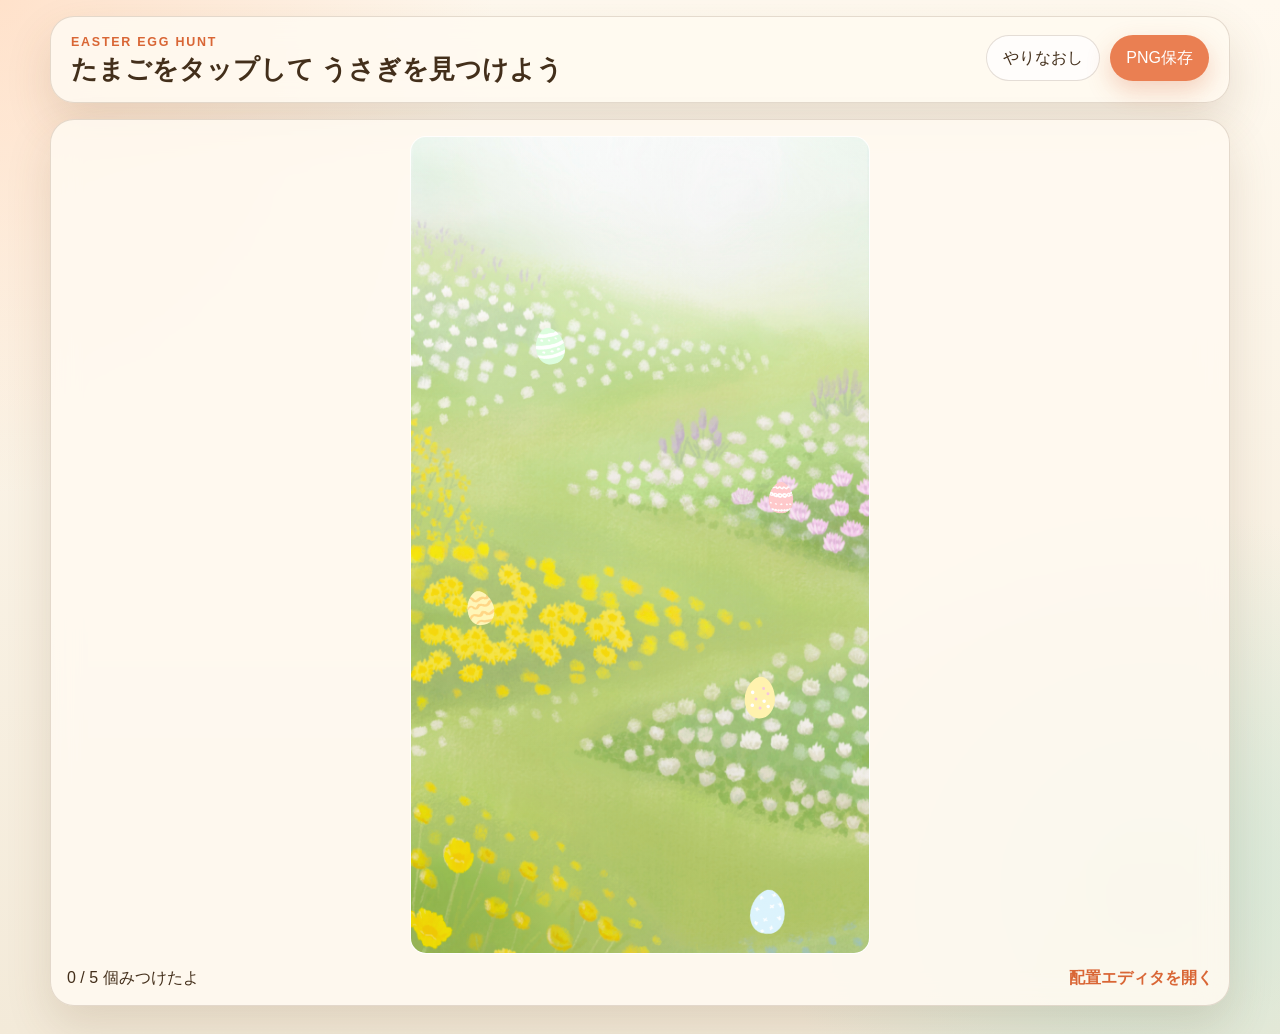
<file: easter-wallpaper-project/index.html>
<!DOCTYPE html>
<html lang="ja">
<head>
  <meta charset="UTF-8">
  <meta name="viewport" content="width=device-width, initial-scale=1.0, viewport-fit=cover">
  <title>イースターたまご探し</title>
  <link rel="stylesheet" href="styles/site.css">
</head>
<body class="theme-app">
  <main class="app-shell">
    <header class="topbar">
      <div>
        <p class="eyebrow">Easter Egg Hunt</p>
        <h1>たまごをタップして うさぎを見つけよう</h1>
      </div>
      <div class="topbar-actions">
        <button id="resetButton" class="ghost-button" type="button">やりなおし</button>
        <button id="saveImageButton" class="primary-button" type="button">PNG保存</button>
      </div>
    </header>

    <section class="scene-card">
      <div class="scene-frame">
        <div id="scene" class="scene" aria-label="たまご探しステージ"></div>
      </div>
      <div class="status-row">
        <p id="progressText">読み込み中...</p>
        <a class="editor-link" href="editor.html">配置エディタを開く</a>
      </div>
    </section>
  </main>

  <div id="toast" class="toast" role="status" aria-live="polite"></div>

  <script src="scripts/layout-config.js"></script>
  <script src="scripts/app.js"></script>
</body>
</html>
</file>
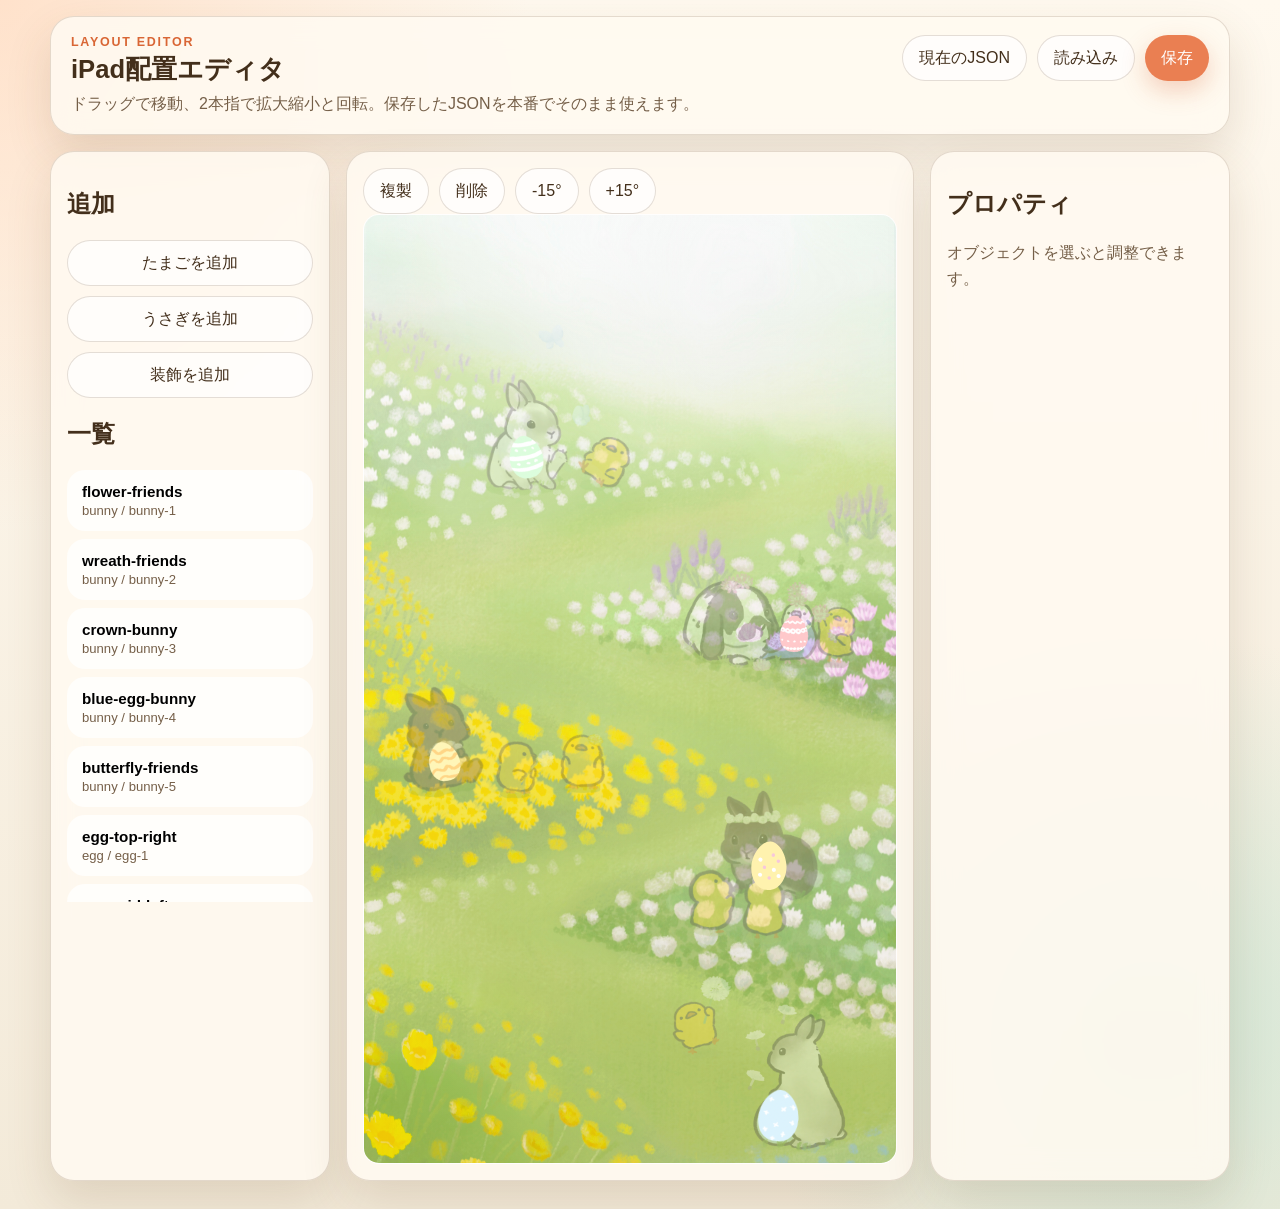
<file: easter-wallpaper-project/editor.html>
<!DOCTYPE html>
<html lang="ja">
<head>
  <meta charset="UTF-8">
  <meta name="viewport" content="width=device-width, initial-scale=1.0, viewport-fit=cover">
  <title>イースターたまご探し 配置エディタ</title>
  <link rel="stylesheet" href="styles/site.css">
</head>
<body class="theme-editor">
  <main class="editor-shell">
    <header class="editor-header">
      <div>
        <p class="eyebrow">Layout Editor</p>
        <h1>iPad配置エディタ</h1>
        <p class="lead">ドラッグで移動、2本指で拡大縮小と回転。保存したJSONを本番でそのまま使えます。</p>
      </div>
      <div class="header-actions">
        <button id="loadCurrentButton" class="ghost-button" type="button">現在のJSON</button>
        <button id="loadFileButton" class="ghost-button" type="button">読み込み</button>
        <button id="saveButton" class="primary-button" type="button">保存</button>
      </div>
      <input id="fileInput" type="file" accept="application/json,.json" hidden>
    </header>

    <section class="editor-grid">
      <aside class="side-panel toolbox">
        <h2>追加</h2>
        <div class="stack">
          <button data-add-type="egg" class="tool-button" type="button">たまごを追加</button>
          <button data-add-type="bunny" class="tool-button" type="button">うさぎを追加</button>
          <button data-add-type="decoration" class="tool-button" type="button">装飾を追加</button>
        </div>

        <h2>一覧</h2>
        <div id="objectList" class="object-list" role="listbox" aria-label="オブジェクト一覧"></div>
      </aside>

      <section class="editor-stage-card">
        <div class="scene-toolbar">
          <button id="duplicateButton" class="ghost-button" type="button">複製</button>
          <button id="deleteButton" class="ghost-button" type="button">削除</button>
          <button id="rotateLeftButton" class="ghost-button" type="button">-15°</button>
          <button id="rotateRightButton" class="ghost-button" type="button">+15°</button>
        </div>
        <div class="scene-frame editor-frame">
          <div id="editorScene" class="scene editor-scene" aria-label="編集キャンバス"></div>
        </div>
      </section>

      <aside class="side-panel inspector">
        <h2>プロパティ</h2>
        <div id="emptyState" class="empty-state">オブジェクトを選ぶと調整できます。</div>
        <div id="inspectorFields" class="stack hidden">
          <label class="field">
            <span>名前</span>
            <input id="nameInput" type="text">
          </label>
          <label class="field">
            <span>画像パス</span>
            <input id="assetInput" type="text">
          </label>
          <label class="field">
            <span>連動うさぎID</span>
            <input id="linkedIdInput" type="text" placeholder="egg のときだけ使用">
          </label>
          <label class="field">
            <span>X (%)</span>
            <input id="xInput" type="number" min="0" max="100" step="0.1">
          </label>
          <label class="field">
            <span>Y (%)</span>
            <input id="yInput" type="number" min="0" max="100" step="0.1">
          </label>
          <label class="field">
            <span>Scale (%)</span>
            <input id="scaleInput" type="number" min="1" max="60" step="0.1">
          </label>
          <label class="field">
            <span>Rotation (deg)</span>
            <input id="rotationInput" type="number" min="-180" max="180" step="1">
          </label>
          <label class="field">
            <span>Z-index</span>
            <input id="zInput" type="number" min="0" max="50" step="1">
          </label>
          <label class="field field-inline">
            <input id="hiddenInput" type="checkbox">
            <span>初期状態で非表示</span>
          </label>
        </div>
      </aside>
    </section>
  </main>

  <div id="toast" class="toast" role="status" aria-live="polite"></div>

  <script src="scripts/layout-config.js"></script>
  <script src="scripts/editor.js"></script>
</body>
</html>
</file>
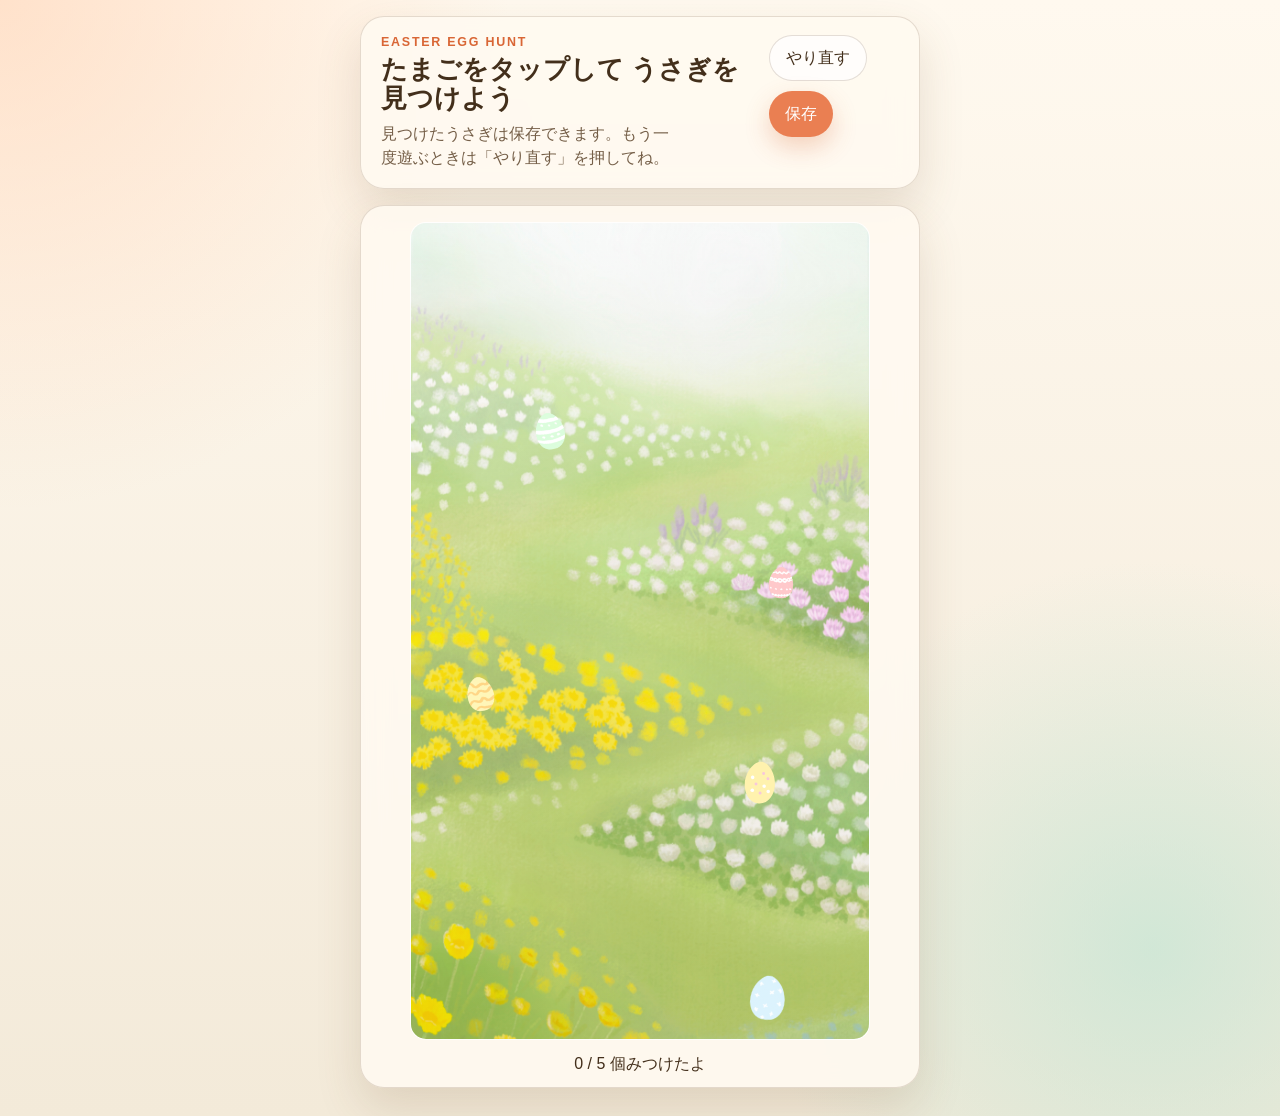
<file: easter-wallpaper-project/public.html>
<!DOCTYPE html>
<html lang="ja">
<head>
  <meta charset="UTF-8">
  <meta name="viewport" content="width=device-width, initial-scale=1.0, viewport-fit=cover">
  <title>イースターたまご探し</title>
  <link rel="stylesheet" href="styles/site.css">
</head>
<body class="theme-app" data-reset-on-load="true">
  <main class="app-shell public-shell">
    <header class="topbar public-topbar">
      <div>
        <p class="eyebrow">Easter Egg Hunt</p>
        <h1>たまごをタップして うさぎを見つけよう</h1>
        <p class="lead public-lead">見つけたうさぎは保存できます。もう一度遊ぶときは「やり直す」を押してね。</p>
      </div>
      <div class="topbar-actions">
        <button id="resetButton" class="ghost-button" type="button">やり直す</button>
        <button id="saveImageButton" class="primary-button" type="button">保存</button>
      </div>
    </header>

    <section class="scene-card public-card">
      <div class="scene-frame">
        <div id="scene" class="scene" aria-label="たまご探しステージ"></div>
      </div>
      <div class="status-row public-status-row">
        <p id="progressText">読み込み中...</p>
      </div>
    </section>
  </main>

  <div id="toast" class="toast" role="status" aria-live="polite"></div>

  <script src="scripts/layout-config.js"></script>
  <script src="scripts/app.js"></script>
</body>
</html>
</file>
<file: easter-wallpaper-project/styles/site.css>
:root {
  --bg: #f6f1e6;
  --panel: rgba(255, 250, 241, 0.88);
  --line: rgba(105, 76, 45, 0.18);
  --text: #432f1b;
  --muted: #755f48;
  --accent: #ea7f52;
  --accent-strong: #d96635;
  --shadow: 0 20px 45px rgba(112, 81, 44, 0.16);
  --radius: 24px;
  --font-ui: "Avenir Next", "Hiragino Sans", sans-serif;
}

* {
  box-sizing: border-box;
}

html,
body {
  margin: 0;
  min-height: 100%;
}

body {
  font-family: var(--font-ui);
  color: var(--text);
  background:
    radial-gradient(circle at top left, rgba(255, 216, 188, 0.7), transparent 30%),
    radial-gradient(circle at right 10% bottom 15%, rgba(190, 228, 211, 0.65), transparent 26%),
    linear-gradient(180deg, #fff9ef 0%, #f3ead9 100%);
}

button,
input {
  font: inherit;
}

button {
  border: 0;
  cursor: pointer;
}

.theme-app .app-shell,
.theme-editor .editor-shell {
  width: min(1180px, calc(100vw - 24px));
  margin: 0 auto;
  padding: 16px 0 28px;
}

.public-shell {
  width: min(560px, calc(100vw - 20px)) !important;
}

.topbar,
.editor-header {
  display: flex;
  justify-content: space-between;
  gap: 16px;
  align-items: flex-start;
  padding: 18px 20px;
  margin: 0 0 16px;
  background: var(--panel);
  border: 1px solid var(--line);
  border-radius: var(--radius);
  box-shadow: var(--shadow);
  backdrop-filter: blur(14px);
}

.topbar h1,
.editor-header h1 {
  margin: 6px 0 0;
  font-size: clamp(1.5rem, 2vw, 2.3rem);
  line-height: 1.15;
}

.eyebrow {
  margin: 0;
  letter-spacing: 0.14em;
  text-transform: uppercase;
  font-size: 0.78rem;
  color: var(--accent-strong);
  font-weight: 700;
}

.lead {
  margin: 8px 0 0;
  color: var(--muted);
  line-height: 1.5;
}

.public-lead {
  max-width: 34ch;
}

.topbar-actions,
.header-actions,
.scene-toolbar {
  display: flex;
  flex-wrap: wrap;
  gap: 10px;
}

.primary-button,
.ghost-button,
.tool-button {
  min-height: 46px;
  padding: 0 16px;
  border-radius: 999px;
  transition: transform 140ms ease, background-color 140ms ease, opacity 140ms ease;
  touch-action: manipulation;
}

.primary-button {
  background: var(--accent);
  color: #fff;
  box-shadow: 0 10px 24px rgba(217, 102, 53, 0.28);
}

.ghost-button,
.tool-button {
  background: rgba(255, 255, 255, 0.72);
  color: var(--text);
  border: 1px solid var(--line);
}

.scene-card,
.editor-stage-card,
.side-panel {
  background: var(--panel);
  border: 1px solid var(--line);
  border-radius: var(--radius);
  box-shadow: var(--shadow);
  backdrop-filter: blur(14px);
}

.scene-card,
.editor-stage-card,
.side-panel {
  padding: 16px;
}

.public-card {
  padding-bottom: 12px;
}

.status-row {
  display: flex;
  justify-content: space-between;
  gap: 12px;
  align-items: center;
  margin-top: 14px;
}

.status-row p {
  margin: 0;
}

.public-status-row {
  justify-content: center;
}

.editor-link {
  color: var(--accent-strong);
  font-weight: 700;
  text-decoration: none;
}

.scene-frame {
  width: min(100%, 460px);
  margin: 0 auto;
  aspect-ratio: var(--scene-ratio, 9 / 16);
  overflow: hidden;
  border-radius: calc(var(--radius) - 8px);
  background: rgba(255, 255, 255, 0.65);
  border: 1px solid rgba(255, 255, 255, 0.6);
}

.scene {
  position: relative;
  width: 100%;
  height: 100%;
  overflow: hidden;
  background-size: cover;
  background-position: center;
  user-select: none;
  -webkit-user-select: none;
}

.scene::after {
  content: "";
  position: absolute;
  inset: 0;
  pointer-events: none;
  background: linear-gradient(180deg, rgba(255, 255, 255, 0.1), rgba(118, 86, 37, 0.12));
}

.scene-object {
  position: absolute;
  transform-origin: center center;
  padding: 0;
  border: 0;
  background: transparent;
  transition: opacity 200ms ease, filter 200ms ease, transform 140ms ease;
}

.scene-object img {
  display: block;
  width: 100%;
  height: auto;
  pointer-events: none;
}

.scene-object.is-hidden {
  opacity: 0;
  pointer-events: none;
}

.scene-object.is-found {
  opacity: 0.42;
  filter: saturate(0.85);
}

.scene-object.is-selected {
  outline: 3px solid rgba(234, 127, 82, 0.9);
  outline-offset: 4px;
}

.editor-grid {
  display: grid;
  grid-template-columns: minmax(220px, 280px) minmax(0, 1fr) minmax(240px, 300px);
  gap: 16px;
}

.editor-stage-card .scene-frame {
  width: min(100%, 560px);
}

.stack {
  display: grid;
  gap: 10px;
}

.object-list {
  display: grid;
  gap: 8px;
  max-height: 48vh;
  overflow: auto;
}

.object-chip {
  display: grid;
  gap: 3px;
  width: 100%;
  padding: 12px 14px;
  text-align: left;
  border-radius: 18px;
  background: rgba(255, 255, 255, 0.72);
  border: 1px solid transparent;
}

.object-chip strong {
  font-size: 0.95rem;
}

.object-chip span {
  color: var(--muted);
  font-size: 0.82rem;
}

.object-chip.is-active {
  border-color: rgba(234, 127, 82, 0.8);
  background: rgba(255, 236, 226, 0.95);
}

.editor-frame,
.editor-scene {
  touch-action: none;
}

.editor-scene .scene-object.is-hidden {
  opacity: 0.38;
  pointer-events: auto;
}

.field {
  display: grid;
  gap: 6px;
}

.field span {
  font-size: 0.88rem;
  color: var(--muted);
}

.field input[type="text"],
.field input[type="number"] {
  width: 100%;
  min-height: 44px;
  padding: 10px 12px;
  border-radius: 14px;
  border: 1px solid var(--line);
  background: rgba(255, 255, 255, 0.8);
}

.field-inline {
  display: flex;
  align-items: center;
  gap: 10px;
}

.field-inline input {
  width: 22px;
  height: 22px;
}

.empty-state {
  color: var(--muted);
  line-height: 1.6;
}

.hidden {
  display: none;
}

.toast {
  position: fixed;
  left: 50%;
  bottom: 22px;
  transform: translateX(-50%);
  padding: 12px 18px;
  border-radius: 999px;
  background: rgba(67, 47, 27, 0.9);
  color: #fff;
  opacity: 0;
  pointer-events: none;
  transition: opacity 180ms ease;
  z-index: 30;
}

.toast.is-visible {
  opacity: 1;
}

@media (max-width: 960px) {
  .editor-grid {
    grid-template-columns: 1fr;
  }
}

@media (max-width: 720px) {
  .topbar,
  .editor-header,
  .status-row {
    flex-direction: column;
    align-items: stretch;
  }

  .theme-app .app-shell,
  .theme-editor .editor-shell {
    width: min(100vw - 16px, 1180px);
    padding-top: 8px;
  }
}
</file>
